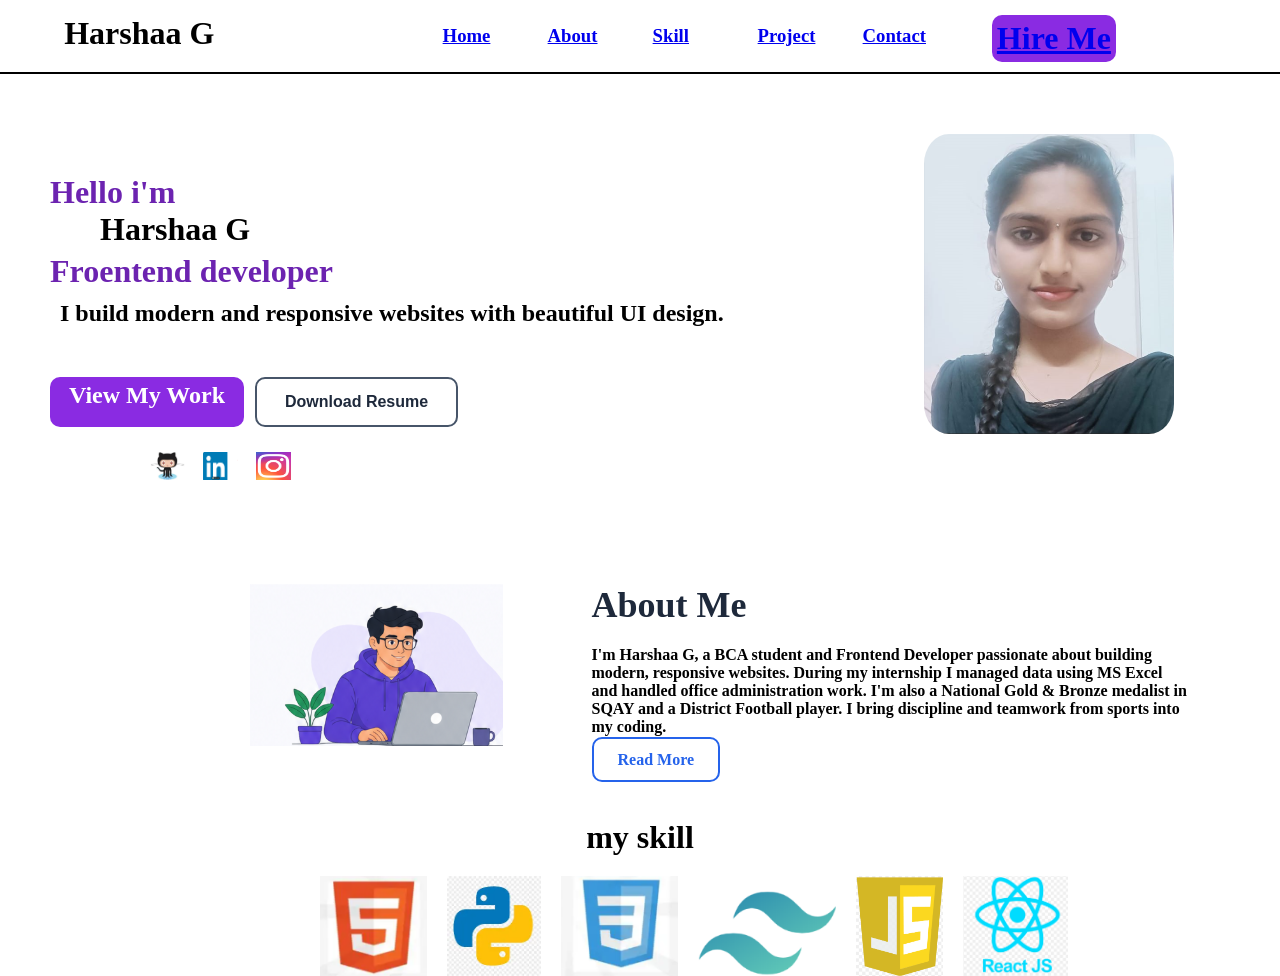
<file: index.html>
<!DOCTYPE html>
<html lang="en">

<head>
    <meta charset="UTF-8">
    <meta name="viewport" content="width=device-width, initial-scale=1.0">
    <title>Resume</title>
    <style>
        ul {
            list-style: lower-greek;
        }
    </style>
    <link rel="stylesheet" href="style1.css">
</head>

<body>
    <div class="container">

        <div class="container-one">

            <div class="section-one">
                <h1 class="section-one-name">Harshaa G</h1>
            </div>

            <div class="section-two">
                <h3 class="section-two-home"> <a href="#home"> Home</a></h3>
                <h3 class="section-two-about"> <a href="#about"> About</a></h3>
                <h3 class="section-two-skill"> <a href="#skill"> Skill</a></h3>
                <h3 class="section-two-project"> <a href="#project">Project</a></h3>
                <h3 class="section-two-contact"> <a href="#contact">Contact</a></h3>
            </div>

            <div class="section-three1">
                <h1 class="section-three-hire"><a href="hireme.html">Hire Me</a></h1>
            </div>


        </div>
        <div class="flex2">
            <div class="flex1">

                <div class="container-two">

                    <div class="section-three">

                        <h1 class="section-three-hello">Hello i'm</h1>
                        <h1 class="section-three-name">Harshaa G</h1>
                        <h1 class="section-three-detail">Froentend developer</h1>
                        <h2 class="section-three-para">I build modern and responsive websites with beautiful UI design.
                        </h2>

                    </div>


                    <div class="section-four">
                        <div class="workresume">
                            <h2 class="section-four-work"> <a
                                    href="work.html" class="btn-solid">
                                    View My Work</a></h2>

                            <h2 class="section-four-resume"><a
                                    href="updated4.pdf" download
                                    class="btn-outline"> Download Resume</a></h2>
                        </div>
                    </div>

                    <div class="logo">
                        <div class="social-icons">
                            <a href="https://github.com/Harshaa2006" class="fa-brands fa-github">
                                <img src="github logo.webp"></a>
                            <a href="https://www.linkedin.com/in/harshaagopi6/" alt="linkedin" class="fa-brands fa-linkedin">
                                <img src="linkedin image.png"></a>
                            
                            <a href="https://www.instagram.com/aa_bite_of_heaven?igsh=MTkyeWlxcHBidGxzYw=="
                                class="fa-brands fa-instagram">
                                <img src="instalogo.png">
                            </a>
                        </div>
                    </div>

                </div>
            </div>
            <div class="image">
                <img src="harshaa pic.png" alt="harshaa.g"
                    style="width: 250px;height: 300px;border-radius: 10%;">
            </div>
        </div>
        <div class="aboutflex">
            <div class="about-img">
                <img src="illution image.png"
                    alt="Developer Illustration">
            </div>

            <div class="about-text">
                <h2>About Me</h2>
                <h4>
                    I'm Harshaa G, a BCA student and Frontend Developer passionate about building modern, responsive
                    websites.
                    During my internship I managed data using MS Excel and handled office administration work.
                    I'm also a National Gold & Bronze medalist in SQAY and a District Football player.
                    I bring discipline and teamwork from sports into my coding.
                </h4>

                <div class="readmore1">
                    <a href="#more" class="readmore">Read More</a>
                </div>
            </div>
        </div>
        <div class="skill">
            <h1>my skill</h1>
            <div class="skilllogo">
            <img src="html.png" alt="htmlimg" class="logo1">
            <img src="py logo.webp" alt="pyimg" class="logo1">
            <img src="css.png" alt="csslogo" class="logo1">
            <img src="tcss.png" alt="tcsslogo" class="logo1">
            <img src="js.png" alt="jslogo" class="logo1">
            <img src="react.png" alt="reactlogo" class="logo1">
            
            </div>

        </div>

    </div>









</body>

</html>
</file>
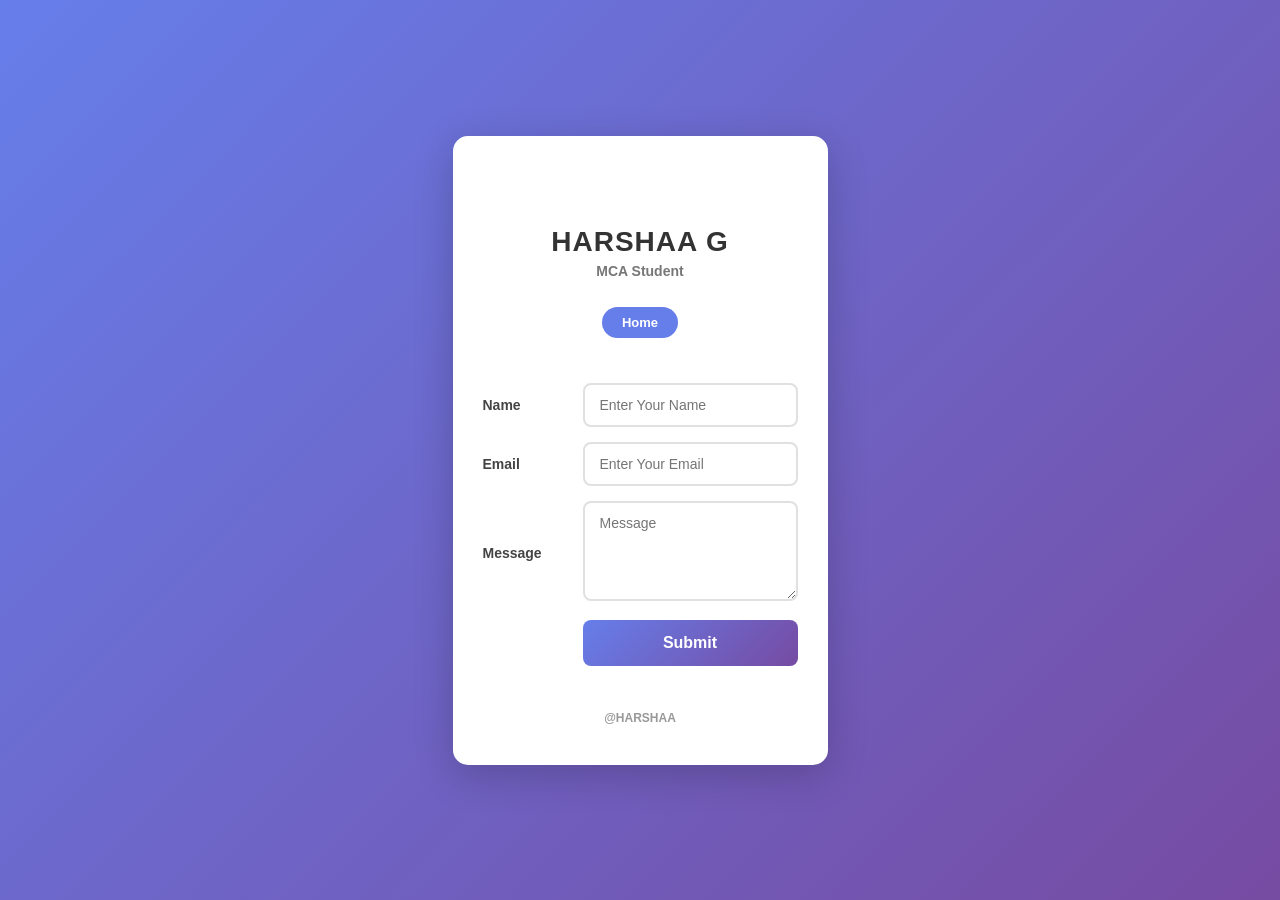
<file: hireme.html>
<!DOCTYPE html>
<html lang="en">

<head>
    <meta charset="UTF-8">
    <meta name="viewport" content="width=device-width, initial-scale=1.0">
    <title>HireMe</title>
    <link rel="stylesheet" href="style2.css">
</head>

<body>
    <center>
        <div class="container">
            <div class="section-one">
                <h2 class="name">HARSHAA G</h2>
                <h4 class="role">MCA Student</h4>
                <br>
                <h5><a class="section-one__contact" href="portfolioself.html">Home</a></h5>
            </div>
            <div class="hireme">

                <form id="contactForm"> <!-- 1. ID ADD PANITEN -->
                    <table>
                        <tr>
                            <h3><td>Name</td></h3>
                            <td>
                                <input type="text" id="name" placeholder="Enter Your Name" class="contact-form__input" required>
                            </td>
                        </tr>
                        <tr>
                            <h3><td>Email</td></h3>
                            <td>
                                <input type="email" id="email" placeholder="Enter Your Email" class="contact-form__input" required>
                            </td>
                        </tr>
                        <tr>
                            <h3><td>Message</td></h3>
                            <td>
                                <textarea id="message" placeholder="Message" class="contact-form__textarea" required></textarea>
                            </td>
                        </tr>
                        <tr>
                            <h3><td></td></h3>
                            <td>
                                <input type="submit" value="Submit" class="contact-form__submit">
                            </td>
                        </tr>
                    </table>
                </form>
            </div>

            <h6 class="section-seven__name">@HARSHAA</h6>
        </div> <!-- div close tag miss aagiruchu, add paniten -->
    </center>
    
    <script>
        document.getElementById('contactForm').addEventListener('submit', function(e) {
          e.preventDefault();

          let name = document.getElementById('name').value;
          let email = document.getElementById('email').value;
          let message = document.getElementById('message').value;

          let whatsappNumber = "919003430745"; // INGA UN NUMBER PODU

          let text = `New Contact from Portfolio%0A%0A
*Name:* ${name}%0A
*Email:* ${email}%0A
*Message:* ${message}`;

          let url = `https://wa.me/${whatsappNumber}?text=${text}`;
          window.open(url, '_blank');
        });
    </script>
</body>

</html>
</file>
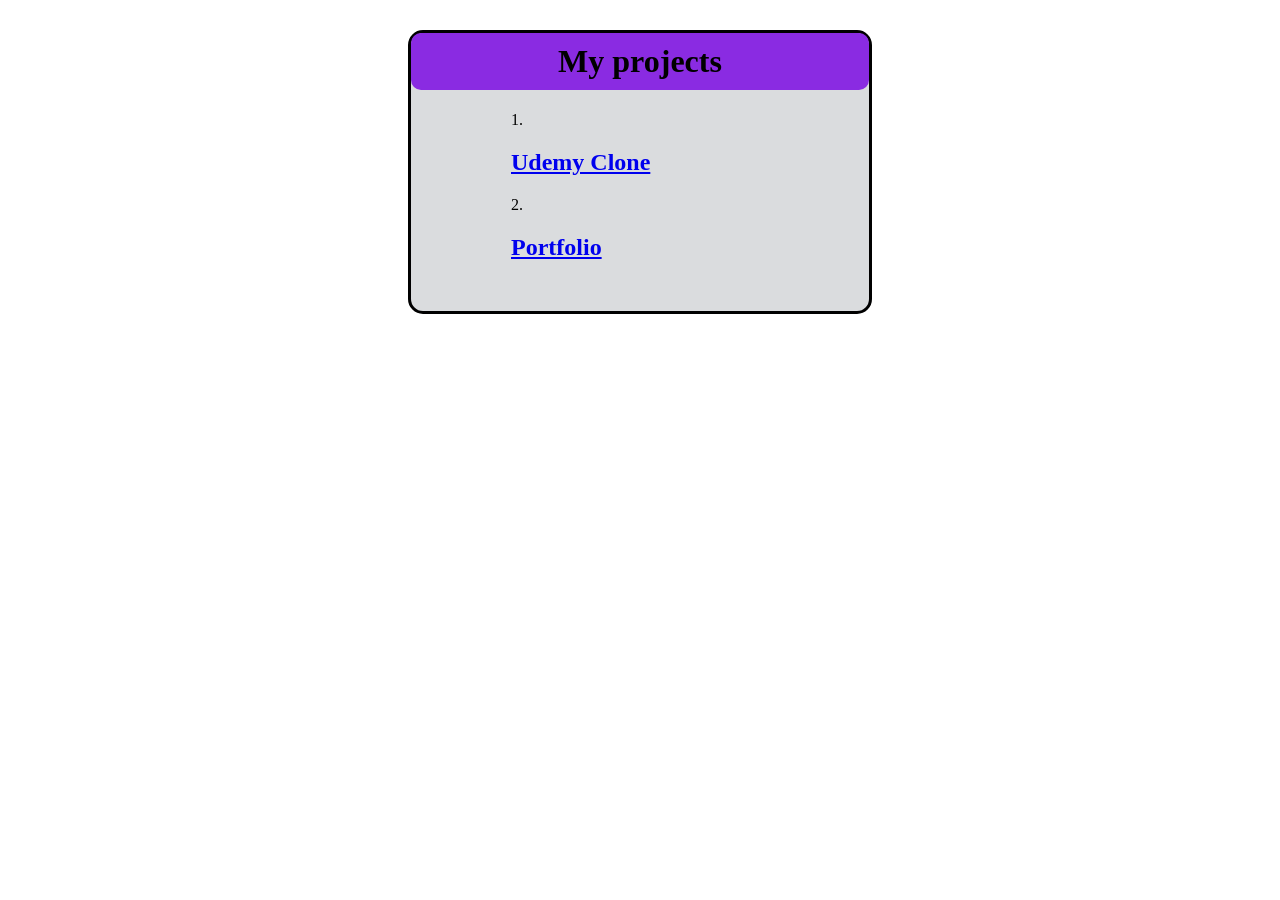
<file: work.html>
<!DOCTYPE html>
<html lang="en">
<head>
    <meta charset="UTF-8">
    <meta name="viewport" content="width=device-width, initial-scale=1.0">
    <title>Work</title>
    <style>
        ul{
            list-style: lower-greek;
        }
        .container-one{ 
            margin-left: px;
            margin-top: 0px;
            margin-right: px;
            
            text-align: center;
            border-radius:10px ;
            background-color: blueviolet;
            color: black;
            text-decoration: none;
            padding: 10px;

        }
        .container-two{
            margin-left: 100px;
        }
        .container{
            border:solid;
            background-color: rgb(218, 220, 222);
            color: black;
            
            margin-top: 30px;
            margin-left: 400px;
            margin-right: 400px;
            padding-bottom: 30px;
    
   
            border-radius: 15px;

        }
    </style>

</head>
<body>
     <div class="container">
    <h1 class="container-one">My projects</h1>
    <div class="container-two">
    1.
    <h2 class="section-two"><a href="https://harshaa2006.github.io/udemyclonee/"> Udemy Clone </a></h2>
    2.
    <h2 class=" section-one "><a href="https://harshaa2006.github.io/basicportfolio/"> Portfolio </a></h2>
    </div>
     </div>
   
</body>
</html>
</file>
<file: style1.css>
*{
    padding:0;
    margin: 0;
}
.section-one{
    text-align:left;
    color:black;
}
.section-two{
    display: inline-block;
    
    
}
.section-two h3{
      
      display: inline-block;
      width: 1px;
      padding-top: 10px;
      padding-left: 100px;
      
      color:black;
    
}
.section-two h3:hover{
    color: blueviolet;
    
}

.section-three-hire{
    color: white;
    background-color: blueviolet;
    border-radius: 10px;
    padding: 5px;
    
}




.container-one{
    display: flex;
    justify-content: space-around;
    padding-top: 15px;
    padding-right: 100px;
    padding-bottom: 10px;
    border-bottom: 2px solid black;
    background-color: rgba(255, 255, 255, 0.558);
}

.section-three-hello{
    padding-top: 100px;
    padding-left: 50px;
    color: rgb(108, 35, 176);
}
.section-three-name{
    padding-left: 100px;
}
.section-three-detail{
    padding-top: 5px;
    padding-left: 50px;
    color: rgb(108, 35, 176);
}
.section-three-para{
    padding-left: 60px;
    padding-top: 10px;
}
.section-four-work{
    margin-left: 50px;
    margin-top: 50px;
    margin-right: 1px;
    border-radius:10px ;
    background-color: blueviolet;
    color: black;
    text-decoration: none;
    padding: 5px;
    
    
}

.btn-outline {
  display: inline-flex;
  align-items: center;
  gap: 10px; /* icon um text um gap */
  margin-top: 50px;
  margin-left: 10px;
  
  padding: 14px 28px; /* mela keela 14px, side 28px */
  font-size: 16px;
  font-weight: 600; /* bold */
  font-family: Arial, sans-serif;
  
  color: #1e293b; /* dark text color */
  background: transparent; /* background illa */
  border: 2px solid #475569; /* grey border */
  border-radius: 12px; /* konjam round corner */
  
  text-decoration: none; /* underline remove */
  cursor: pointer;
  transition: all 0.3s ease; /* hover ku smooth effect */
}

/* MOUSE VAICHA ENNA AAGUM */
.btn-outline:hover {
  background: #475569; /* background grey aagum */
  color: white; /* text white aagum */
  transform: translateY(-2px); /* konjam mela poagum */
}
   

.section-four{
    display:flex;
}
.section-five-education{
    color: blueviolet;
}


.section-five-10,.section-five-12,.section-five-bca{
    margin-top: 10px;
    margin-left: 60px;
}
.section-five-10explain,.section-five-12explain,.section-five-bcaexplain{
    margin-top: 10px;
    margin-left: 70px;
}


.html {
  scroll-behavior: smooth;
  scroll-padding-top: 100px; /* Navbar height + 30px extra */
}

.section#about {
  min-height: 500px; /* Idhu dhan magic! */
  padding: 80px 20px;
}

.image{
    margin-top: 60px;
    margin-left: 200px;

}
.about{
    margin-left: 750px;
    margin-right: 300px;
} 
.flex2{
    display: flex;
}



/* BUTTON GROUP */
.btn-group {
  display: flex;
  justify-content: center;
  gap: 20px;
  margin-bottom: 30px;
}

/* SOLID BLUE BUTTON */
.btn-solid {
color: blueviolet;
  color: white;
  padding: 14px ;
  border-radius: 10px;
  text-decoration: none;
  font-weight: 600;
  transition: 0.3s;
}
.btn-solid:hover {
 color: #475569;
  transform: translateY(-2px);
}

/* OUTLINE BUTTON */
.btn-outline {
  border: 2px solid #475569;
  color: #1e293b;
  padding: 14px 28px;
  border-radius: 10px;
  text-decoration: none;
  font-weight: 600;
  display: inline-flex;
  align-items: center;
  gap: 8px;
  transition: 0.3s;
}
.btn-outline:hover {
  background: #475569;
  color: white;
}

/* SOCIAL ICONS */
.social-icons {
  display: flex;
  justify-content: center;
  gap: 18px;
  margin-top: 25px;
}
.social-icons a img {
     width: 35px;
     height: 28px;
     transition: 0.3s;
}
.social-icons a img:hover{
transform: scale(1.15);
}

.workresume{
    display: flex;
}

.aboutflex{
    display: flex;
}

.about-img{
  margin-top:  100px;
  margin-left: 250px;
  
}

.about-text {
  flex: 1;
  max-width: 600px;
  margin:0 auto;
  margin-top: 100px;
}

.about-text h2 {
  font-size: 36px;
  color: #1e293b;
  margin-bottom: 20px;
  font-family: Georgia, 'Times New Roman', Times, serif;
}

.about-text p {
  font-size: 16px;
  line-height: 1.8;
  color: #475569;
  text-align:center;

  
}

/* OUTLINE BUTTON */
.readmore {
  border: 2px solid #2563eb;
  color: #2563eb;
  padding: 12px 24px;
  border-radius: 10px;
  text-decoration: none;
  font-weight: 600;
  transition: 0.3s;
}
.readmore:hover {
  background: #2563eb;
  color: white;
}
.readmore1{
    margin-top: 15px
}
.linkedin{
    width: 10px;
  
    height: 10px;
}
.logo{
    display: flex;
    margin-left: 150px;
}
.skill{
    align-items: center;
    text-align: center;
    margin-top: 50px;
}
.skilllogo{
    display: flex;
    width: 100px;
    height: 100px;
    margin-left: 300px;         
    margin-top: 20px;
}
.logo1{
    margin-left: 20px;
}

/* Mobile Responsive */
@media (max-width: 768px) {
  .container-one {
    flex-direction: column;
    text-align: center;
    gap: 15px;
  }
  .section-two {
    display: flex;
    flex-direction: column;
    gap: 8px;
  }
  .flex2 {
    flex-direction: column;
    align-items: center;
    text-align: center;
  }
  .image img {
    width: 200px !important;
    height: 250px !important;
  }
  .aboutflex {
    flex-direction: column;
    text-align: center;
  }
  .about-img img {
    width: 80%;
    height: auto;
  }
  .skilllogo {
    display: flex;
    flex-wrap: wrap;
    justify-content: center;
    gap: 15px;
  }
  .logo1 {
    width: 50px;
    height: 50px;
  }
  .workresume {
    display: flex;
    flex-direction: column;
    gap: 10px;
    align-items: center;
  }
}
</file>
<file: style2.css>
*{
    padding: 0;
    margin: 0;

}
.name{
    margin-top: 50px;
}
.role{
    margin-top: 30px;
}
* {
    margin: 0;
    padding: 0;
    box-sizing: border-box;
    font-family: 'Segoe UI', Tahoma, Geneva, Verdana, sans-serif;
}

body {
    background: linear-gradient(135deg, #667eea 0%, #764ba2 100%);
    min-height: 100vh;
    display: flex;
    align-items: center;
    justify-content: center;
    padding: 20px;
}

.container {
    background: white;
    padding: 40px 30px;
    border-radius: 15px;
    box-shadow: 0 10px 40px rgba(0,0,0,0.2);
    width: 100%;
    max-width: 500px;
}

.section-one {
    text-align: center;
    margin-bottom: 30px;
}

.name {
    font-size: 28px;
    color: #333;
    font-weight: 700;
    letter-spacing: 1px;
}

.role {
    font-size: 14px;
    color: #777;
    margin-top: 5px;
}

.section-one__contact {
    display: inline-block;
    margin-top: 10px;
    padding: 8px 20px;
    background: #667eea;
    color: white;
    text-decoration: none;
    border-radius: 20px;
    font-size: 13px;
    transition: 0.3s;
}

.section-one__contact:hover {
    background: #764ba2;
    transform: translateY(-2px);
}

.hireme {
    margin: 30px 0;
}

.hireme form table {
    width: 100%;
    border-spacing: 0 15px;
}

.hireme form table td:first-child {
    font-weight: 600;
    color: #444;
    width: 100px;
    font-size: 14px;
}

.contact-form__input,
.contact-form__textarea {
    width: 100%;
    padding: 12px 15px;
    border: 2px solid #e0e0e0;
    border-radius: 8px;
    font-size: 14px;
    transition: 0.3s;
    outline: none;
}

.contact-form__input:focus,
.contact-form__textarea:focus {
    border-color: #667eea;
    box-shadow: 0 0 0 3px rgba(102, 126, 234, 0.1);
}

.contact-form__textarea {
    resize: vertical;
    min-height: 100px;
}

.contact-form__submit {
    width: 100%;
    padding: 14px;
    background: linear-gradient(135deg, #667eea 0%, #764ba2 100%);
    color: white;
    border: none;
    border-radius: 8px;
    font-size: 16px;
    font-weight: 600;
    cursor: pointer;
    transition: 0.3s;
}

.contact-form__submit:hover {
    transform: translateY(-2px);
    box-shadow: 0 5px 15px rgba(102, 126, 234, 0.4);
}

.section-seven__name {
    text-align: center;
    color: #999;
    font-size: 12px;
    margin-top: 20px;
}
</file>
